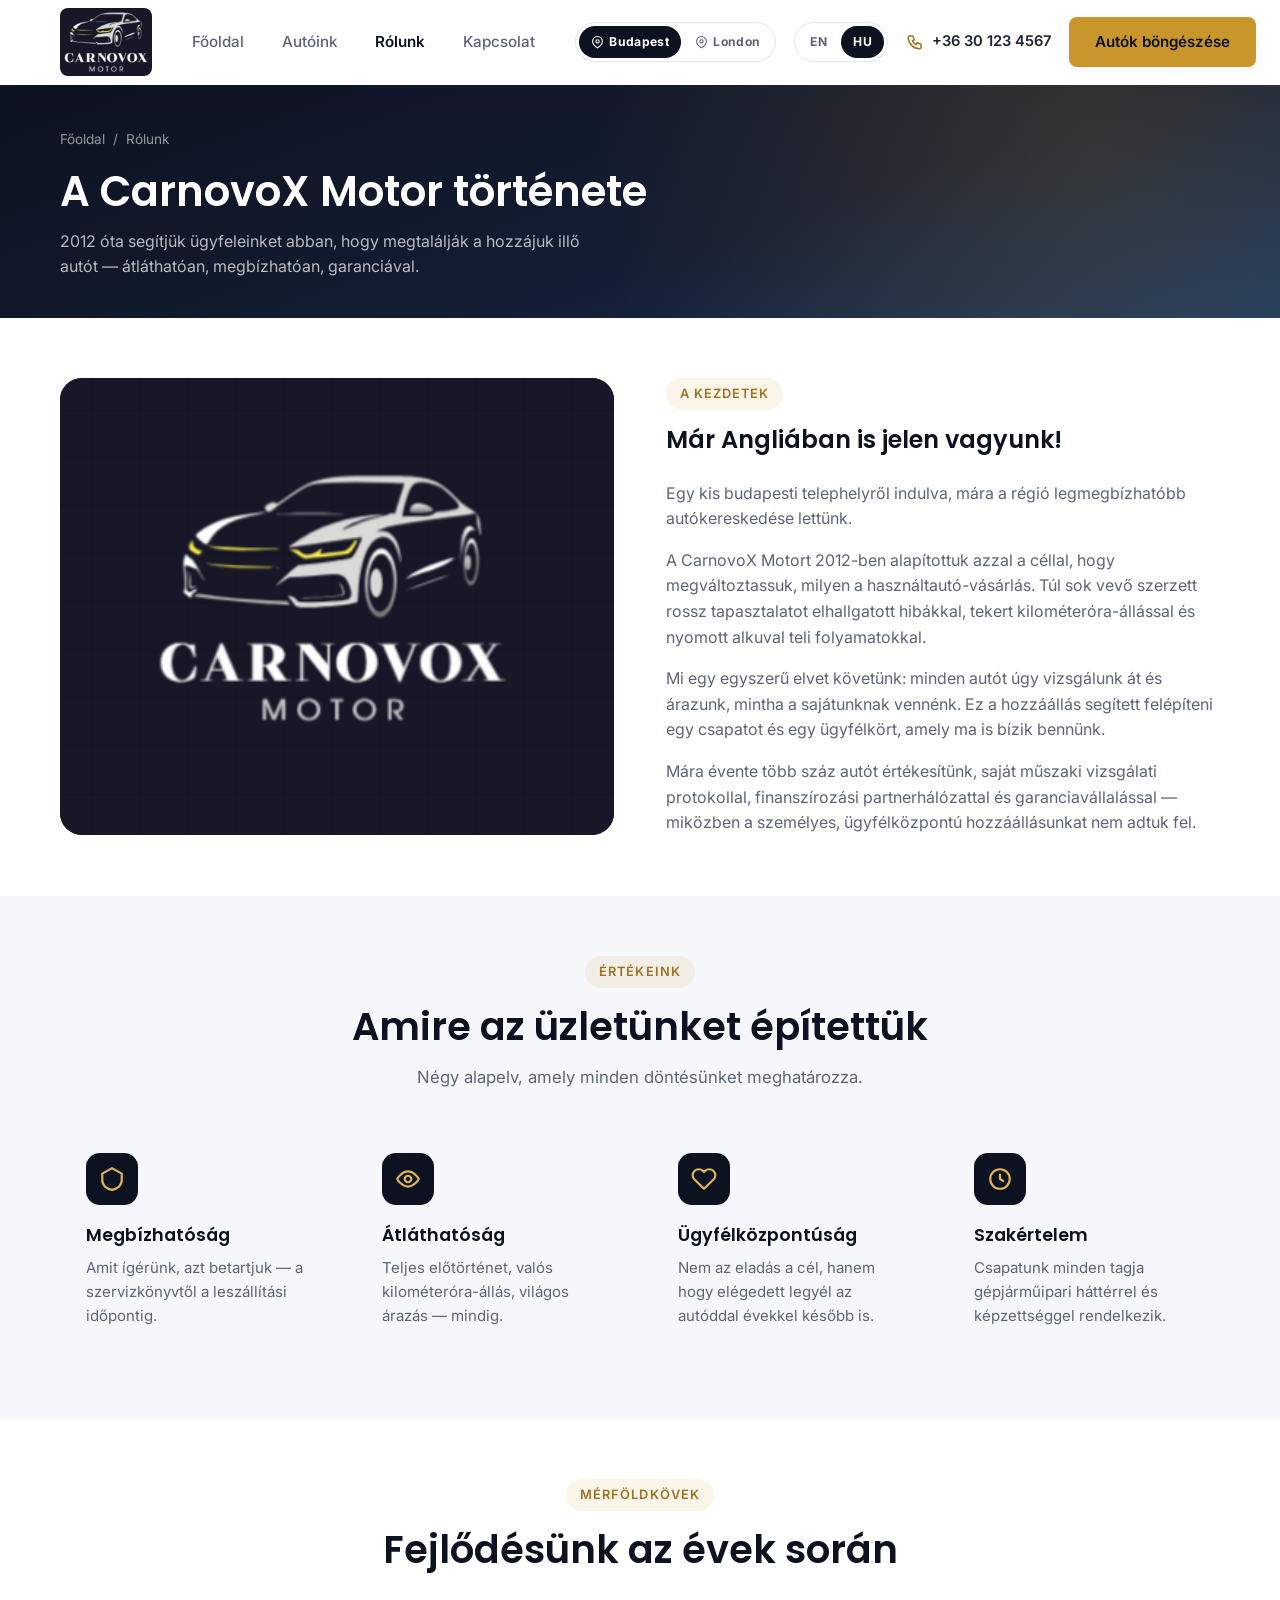
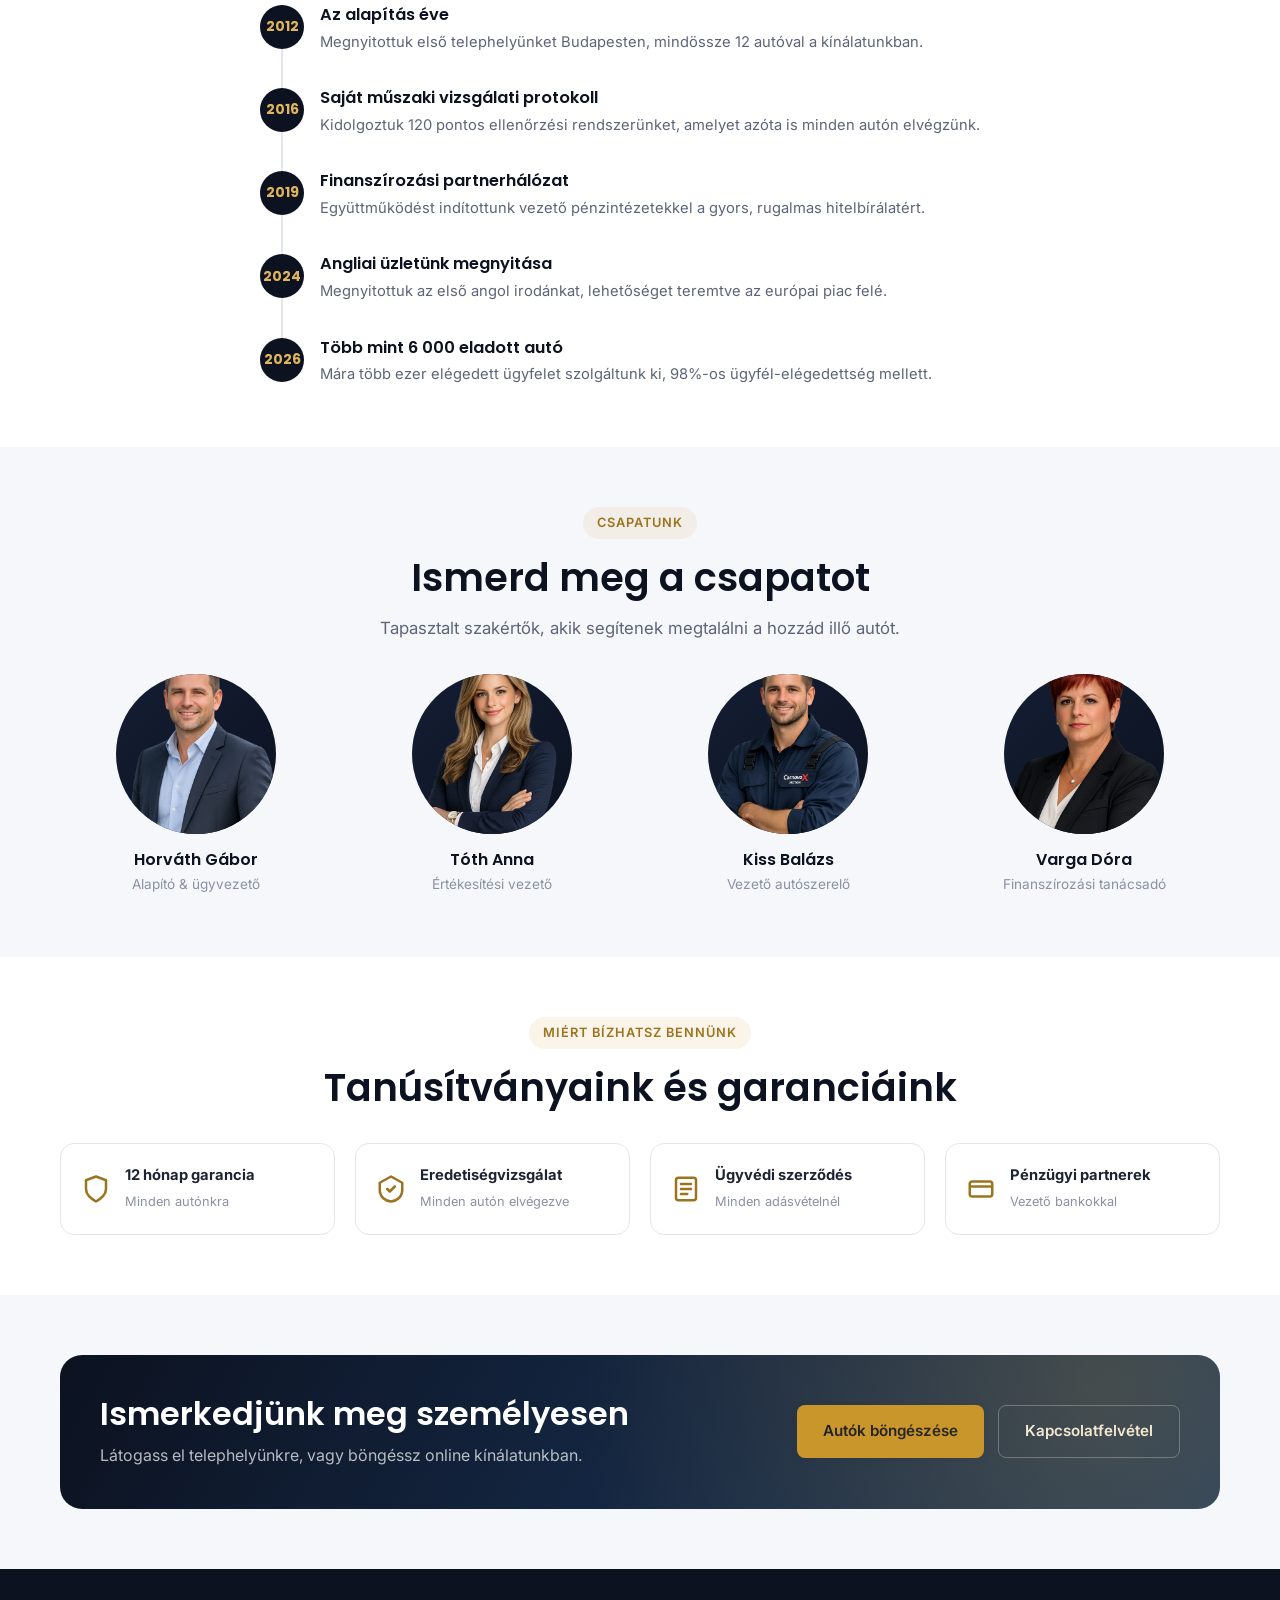
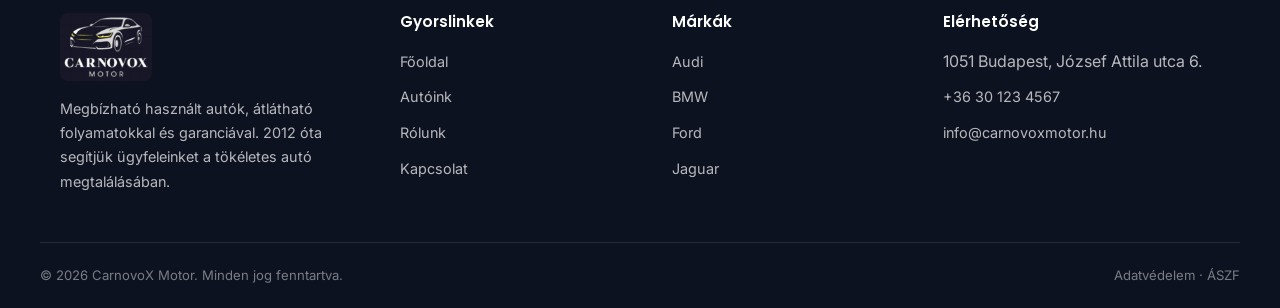
<file: about.html>
<!DOCTYPE html>
<html lang="hu">
<head>
<meta charset="UTF-8">
<meta name="viewport" content="width=device-width, initial-scale=1.0">
<title data-i18n-title="title_about">Rólunk | CarnovoX Motor</title>
<meta name="description" id="metaDesc" data-i18n-content="desc_about" content="Ismerd meg a CarnovoX Motor történetét, csapatát és értékeit.">
<link rel="icon" href="data:image/svg+xml,%3Csvg xmlns='http://www.w3.org/2000/svg' viewBox='0 0 64 64'%3E%3Crect width='64' height='64' rx='14' fill='%230c1220'/%3E%3Ctext x='32' y='45' font-family='Georgia, Times, serif' font-weight='700' font-size='38' fill='%23c9962c' text-anchor='middle'%3EC%3C/text%3E%3C/svg%3E">
<link rel="preconnect" href="https://fonts.googleapis.com">
<link rel="preconnect" href="https://fonts.gstatic.com" crossorigin>
<link href="https://fonts.googleapis.com/css2?family=Inter:wght@400;500;600;700&family=Poppins:wght@600;700&display=swap" rel="stylesheet">
<link rel="stylesheet" href="assets/css/style.css">
</head>
<body>

<header class="site-header" id="siteHeader">
  <div class="container header-inner">
    <a href="index.html" class="logo">
      <img src="assets/images/logo-crop.png" alt="CarnovoX Motor" class="site-logo-img">
    </a>
    <nav class="main-nav" id="mainNav">
      <a href="index.html" class="nav-link" data-i18n="nav_home">Főoldal</a>
      <a href="cars.html" class="nav-link" data-i18n="nav_cars">Autóink</a>
      <a href="about.html" class="nav-link active" data-i18n="nav_about">Rólunk</a>
      <a href="index.html#contact" class="nav-link" data-i18n="nav_contact">Kapcsolat</a>
    </nav>
    <div class="header-actions">
      <div class="store-switch" role="group" data-i18n-aria="store_switch_aria" aria-label="Telephely választása">
        <button type="button" class="store-btn" data-store="hu" data-i18n-aria="store_hu_label" aria-label="Magyarország">
          <svg viewBox="0 0 24 24" fill="none" stroke="currentColor" stroke-width="2"><path d="M21 10c0 6-9 12-9 12S3 16 3 10a9 9 0 0 1 18 0Z" stroke-linejoin="round"/><circle cx="12" cy="10" r="3"/></svg>
          Budapest
        </button>
        <button type="button" class="store-btn" data-store="uk" data-i18n-aria="store_uk_label" aria-label="United Kingdom">
          <svg viewBox="0 0 24 24" fill="none" stroke="currentColor" stroke-width="2"><path d="M21 10c0 6-9 12-9 12S3 16 3 10a9 9 0 0 1 18 0Z" stroke-linejoin="round"/><circle cx="12" cy="10" r="3"/></svg>
          London
        </button>
      </div>
      <div class="lang-switch" role="group" aria-label="Nyelv / Language">
        <button type="button" class="lang-btn" data-lang="en">EN</button>
        <button type="button" class="lang-btn" data-lang="hu">HU</button>
      </div>
      <a href="tel:+36301234567" data-store-href="phoneHref" class="header-phone">
        <svg viewBox="0 0 24 24" fill="none" stroke="currentColor" stroke-width="2"><path d="M5 4h4l2 5-2.5 1.5a11 11 0 0 0 5 5L15 13l5 2v4a2 2 0 0 1-2 2c-8 0-15-7-15-15a2 2 0 0 1 2-2Z" stroke-linecap="round" stroke-linejoin="round"/></svg>
        <span data-store="phoneDisplay">+36 30 123 4567</span>
      </a>
      <a href="cars.html" class="btn btn-primary" data-i18n="btn_browse_header">Autók böngészése</a>
      <button class="nav-toggle" id="navToggle" data-i18n-aria="aria_menu_toggle" aria-label="Menü megnyitása" aria-expanded="false">
        <span></span><span></span><span></span>
      </button>
    </div>
  </div>
</header>

<main>

  <section class="page-banner">
    <div class="container">
      <div class="breadcrumb"><a href="index.html" data-i18n="breadcrumb_home">Főoldal</a> / <span data-i18n="breadcrumb_about">Rólunk</span></div>
      <h1 data-i18n="page_about_title">A CarnovoX Motor története</h1>
      <p data-i18n="page_about_desc">2012 óta segítjük ügyfeleinket abban, hogy megtalálják a hozzájuk illő autót — átláthatóan, megbízhatóan, garanciával.</p>
    </div>
  </section>

  <!-- STORY -->
  <section>
    <div class="container story-grid">
      <div class="story-media reveal">
        <img src="assets/images/logo.png" alt="CarnovoX Motor telephely" loading="lazy" onerror="this.remove()">
      </div>
      <div class="story-copy reveal">
        <span class="section-tag" data-i18n="story_tag">A kezdetek</span>
        <h2 data-i18n="story_title">Már Angliában is jelen vagyunk!</h2><br>
        <p data-i18n="story_title1">Egy kis budapesti telephelyről indulva, mára a régió legmegbízhatóbb autókereskedése lettünk.</p>
        <p data-i18n="story_p1">A CarnovoX Motort 2012-ben alapítottuk azzal a céllal, hogy megváltoztassuk, milyen a használtautó-vásárlás. Túl sok vevő szerzett rossz tapasztalatot elhallgatott hibákkal, tekert kilométeróra-állással és nyomott alkuval teli folyamatokkal.</p>
        <p data-i18n="story_p2">Mi egy egyszerű elvet követünk: minden autót úgy vizsgálunk át és árazunk, mintha a sajátunknak vennénk. Ez a hozzáállás segített felépíteni egy csapatot és egy ügyfélkört, amely ma is bízik bennünk.</p>
        <p data-i18n="story_p3">Mára évente több száz autót értékesítünk, saját műszaki vizsgálati protokollal, finanszírozási partnerhálózattal és garanciavállalással — miközben a személyes, ügyfélközpontú hozzáállásunkat nem adtuk fel.</p>
      </div>
    </div>
  </section>

  <!-- VALUES -->
  <section class="bg-alt">
    <div class="container">
      <div class="section-head center">
        <span class="section-tag" data-i18n="values_tag">Értékeink</span>
        <h2 data-i18n="values_title">Amire az üzletünket építettük</h2>
        <p data-i18n="values_desc">Négy alapelv, amely minden döntésünket meghatározza.</p>
      </div>
      <div class="values-grid">
        <div class="feature-card reveal">
          <div class="feature-icon"><svg viewBox="0 0 24 24" fill="none" stroke="currentColor" stroke-width="2"><path d="M12 2 3 7v6c0 5 4 8.5 9 9 5-.5 9-4 9-9V7l-9-5Z" stroke-linejoin="round"/></svg></div>
          <h3 data-i18n="value1_title">Megbízhatóság</h3>
          <p data-i18n="value1_desc">Amit ígérünk, azt betartjuk — a szervizkönyvtől a leszállítási időpontig.</p>
        </div>
        <div class="feature-card reveal">
          <div class="feature-icon"><svg viewBox="0 0 24 24" fill="none" stroke="currentColor" stroke-width="2"><circle cx="12" cy="12" r="3"/><path d="M2 12s4-7 10-7 10 7 10 7-4 7-10 7-10-7-10-7Z" stroke-linejoin="round"/></svg></div>
          <h3 data-i18n="value2_title">Átláthatóság</h3>
          <p data-i18n="value2_desc">Teljes előtörténet, valós kilométeróra-állás, világos árazás — mindig.</p>
        </div>
        <div class="feature-card reveal">
          <div class="feature-icon"><svg viewBox="0 0 24 24" fill="none" stroke="currentColor" stroke-width="2"><path d="M20.8 4.6a5.5 5.5 0 0 0-7.8 0L12 5.6l-1-1a5.5 5.5 0 1 0-7.8 7.8l1 1L12 21l7.8-7.6 1-1a5.5 5.5 0 0 0 0-7.8Z" stroke-linejoin="round"/></svg></div>
          <h3 data-i18n="value3_title">Ügyfélközpontúság</h3>
          <p data-i18n="value3_desc">Nem az eladás a cél, hanem hogy elégedett legyél az autóddal évekkel később is.</p>
        </div>
        <div class="feature-card reveal">
          <div class="feature-icon"><svg viewBox="0 0 24 24" fill="none" stroke="currentColor" stroke-width="2"><path d="M12 8v4l3 2" stroke-linecap="round" stroke-linejoin="round"/><circle cx="12" cy="12" r="9"/></svg></div>
          <h3 data-i18n="value4_title">Szakértelem</h3>
          <p data-i18n="value4_desc">Csapatunk minden tagja gépjárműipari háttérrel és képzettséggel rendelkezik.</p>
        </div>
      </div>
    </div>
  </section>

  <!-- TIMELINE -->
  <section>
    <div class="container">
      <div class="section-head center">
        <span class="section-tag" data-i18n="milestones_tag">Mérföldkövek</span>
        <h2 data-i18n="milestones_title">Fejlődésünk az évek során</h2>
      </div>
      <div class="timeline">
        <div class="timeline-item reveal">
          <div class="timeline-dot">2012</div>
          <h3 data-i18n="timeline1_title">Az alapítás éve</h3>
          <p data-i18n="timeline1_desc">Megnyitottuk első telephelyünket Budapesten, mindössze 12 autóval a kínálatunkban.</p>
        </div>
        <div class="timeline-item reveal">
          <div class="timeline-dot">2016</div>
          <h3 data-i18n="timeline2_title">Saját műszaki vizsgálati protokoll</h3>
          <p data-i18n="timeline2_desc">Kidolgoztuk 120 pontos ellenőrzési rendszerünket, amelyet azóta is minden autón elvégzünk.</p>
        </div>
        <div class="timeline-item reveal">
          <div class="timeline-dot">2019</div>
          <h3 data-i18n="timeline3_title">Finanszírozási partnerhálózat</h3>
          <p data-i18n="timeline3_desc">Együttműködést indítottunk vezető pénzintézetekkel a gyors, rugalmas hitelbírálatért.</p>
        </div>
        <div class="timeline-item reveal">
          <div class="timeline-dot">2024</div>
          <h3 data-i18n="timeline4_title">Angliai üzletünk megnyitása</h3>
          <p data-i18n="timeline4_desc">Megnyitottuk az első angol irodánkat, lehetőséget teremtve az európai piac felé.</p>
        </div>
        <div class="timeline-item reveal">
          <div class="timeline-dot">2026</div>
          <h3 data-i18n="timeline5_title">Több mint 6 000 eladott autó</h3>
          <p data-i18n="timeline5_desc">Mára több ezer elégedett ügyfelet szolgáltunk ki, 98%-os ügyfél-elégedettség mellett.</p>
        </div>
      </div>
    </div>
  </section>

  <!-- TEAM -->
  <section class="bg-alt">
    <div class="container">
      <div class="section-head center">
        <span class="section-tag" data-i18n="team_tag">Csapatunk</span>
        <h2 data-i18n="team_title">Ismerd meg a csapatot</h2>
        <p data-i18n="team_desc">Tapasztalt szakértők, akik segítenek megtalálni a hozzád illő autót.</p>
      </div>
      <div class="team-grid" id="teamGrid"></div>
    </div>
  </section>

  <!-- TRUST BADGES -->
  <section>
    <div class="container">
      <div class="section-head center">
        <span class="section-tag" data-i18n="badges_tag">Miért bízhatsz bennünk</span>
        <h2 data-i18n="badges_title">Tanúsítványaink és garanciáink</h2>
      </div>
      <div class="badges-grid">
        <div class="badge-card reveal">
          <svg viewBox="0 0 24 24" fill="none" stroke="currentColor" stroke-width="2"><path d="M12 22s8-4 8-10V5l-8-3-8 3v7c0 6 8 10 8 10Z" stroke-linejoin="round"/></svg>
          <div><strong data-i18n="badge1_title">12 hónap garancia</strong><span data-i18n="badge1_sub">Minden autónkra</span></div>
        </div>
        <div class="badge-card reveal">
          <svg viewBox="0 0 24 24" fill="none" stroke="currentColor" stroke-width="2"><path d="M12 2 3 7v6c0 5 4 8.5 9 9 5-.5 9-4 9-9V7l-9-5Z" stroke-linejoin="round"/><path d="m9 12 2 2 4-4" stroke-linecap="round" stroke-linejoin="round"/></svg>
          <div><strong data-i18n="badge2_title">Eredetiségvizsgálat</strong><span data-i18n="badge2_sub">Minden autón elvégezve</span></div>
        </div>
        <div class="badge-card reveal">
          <svg viewBox="0 0 24 24" fill="none" stroke="currentColor" stroke-width="2"><rect x="4" y="3" width="16" height="18" rx="2"/><path d="M8 8h8M8 12h8M8 16h5" stroke-linecap="round"/></svg>
          <div><strong data-i18n="badge3_title">Ügyvédi szerződés</strong><span data-i18n="badge3_sub">Minden adásvételnél</span></div>
        </div>
        <div class="badge-card reveal">
          <svg viewBox="0 0 24 24" fill="none" stroke="currentColor" stroke-width="2"><rect x="3" y="6" width="18" height="12" rx="2"/><path d="M3 10h18"/></svg>
          <div><strong data-i18n="badge4_title">Pénzügyi partnerek</strong><span data-i18n="badge4_sub">Vezető bankokkal</span></div>
        </div>
      </div>
    </div>
  </section>

  <!-- CTA -->
  <section class="bg-alt">
    <div class="container">
      <div class="cta-banner reveal">
        <div>
          <h2 data-i18n="cta_about_title">Ismerkedjünk meg személyesen</h2>
          <p data-i18n="cta_about_desc">Látogass el telephelyünkre, vagy böngéssz online kínálatunkban.</p>
        </div>
        <div class="cta-banner-actions">
          <a href="cars.html" class="btn btn-primary" data-i18n="btn_browse_header">Autók böngészése</a>
          <a href="index.html#contact" class="btn btn-outline-light" data-i18n="cta_home_btn2">Kapcsolatfelvétel</a>
        </div>
      </div>
    </div>
  </section>

</main>

<footer class="site-footer">
  <div class="container footer-grid">
    <div class="footer-col">
      <div class="footer-brand-row">
        <img src="assets/images/logo-crop.png" alt="CarnovoX Motor" class="site-logo-img">
      </div>
      <p data-i18n="footer_about">Megbízható használt autók, átlátható folyamatokkal és garanciával.</p>
    </div>
    <div class="footer-col">
      <h4 data-i18n="footer_quicklinks">Gyorslinkek</h4>
      <ul class="footer-links">
        <li><a href="index.html" data-i18n="nav_home">Főoldal</a></li>
        <li><a href="cars.html" data-i18n="nav_cars">Autóink</a></li>
        <li><a href="about.html" data-i18n="nav_about">Rólunk</a></li>
        <li><a href="index.html#contact" data-i18n="nav_contact">Kapcsolat</a></li>
      </ul>
    </div>
    <div class="footer-col">
      <h4 data-i18n="footer_brands">Márkák</h4>
      <ul class="footer-links js-footer-brands"></ul>
    </div>
    <div class="footer-col">
      <h4 data-i18n="footer_contact">Elérhetőség</h4>
      <ul class="footer-links">
        <li data-store="address">1051 Budapest, József Attila utca 6.</li>
        <li><a href="tel:+36301234567" data-store-href="phoneHref" data-store="phoneDisplay">+36 30 123 4567</a></li>
        <li><a href="mailto:info@carnovoxmotor.hu" data-store-href="emailHref" data-store="emailDisplay">info@carnovoxmotor.hu</a></li>
      </ul>
    </div>
  </div>
  <div class="container footer-bottom">
    <span>&copy; <span id="year"></span> CarnovoX Motor. <span data-i18n="footer_rights">Minden jog fenntartva.</span></span>
    <span><a href="#" data-i18n="footer_privacy">Adatvédelem</a> · <a href="#" data-i18n="footer_terms">ÁSZF</a></span>
  </div>
</footer>

<button class="back-to-top" id="backToTop" aria-label="Vissza a tetejére">
  <svg viewBox="0 0 24 24" fill="none" stroke="currentColor" stroke-width="2"><path d="M12 19V5M5 12l7-7 7 7" stroke-linecap="round" stroke-linejoin="round"/></svg>
</button>

<script src="assets/js/app.js"></script>
</body>
</html>
</file>
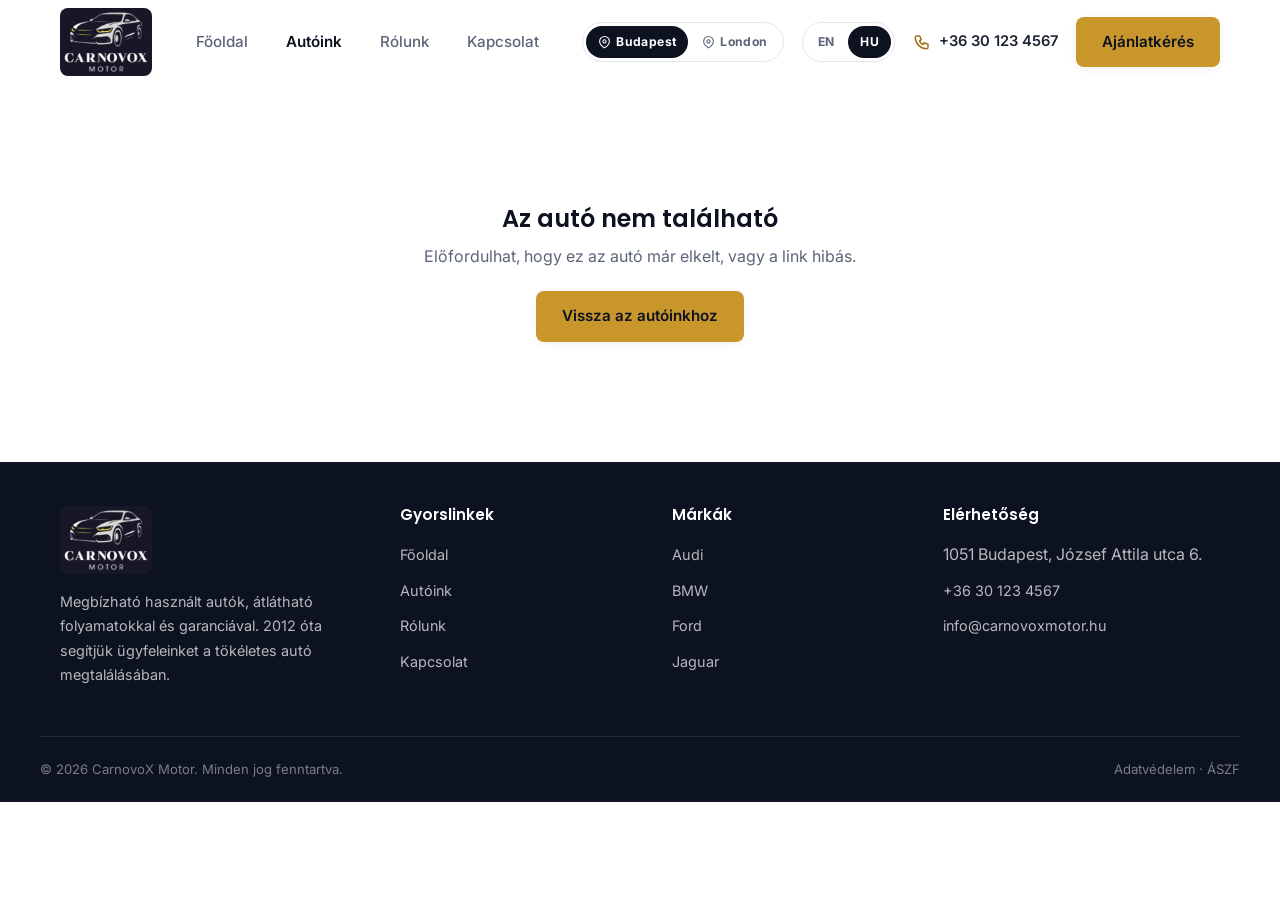
<file: car.html>
<!DOCTYPE html>
<html lang="hu">
<head>
<meta charset="UTF-8">
<meta name="viewport" content="width=device-width, initial-scale=1.0">
<title id="carPageTitle">Autó részletei | CarnovoX Motor</title>
<meta name="description" id="metaDesc" content="Részletes autóinformációk a CarnovoX Motor kínálatából.">
<link rel="icon" href="data:image/svg+xml,%3Csvg xmlns='http://www.w3.org/2000/svg' viewBox='0 0 64 64'%3E%3Crect width='64' height='64' rx='14' fill='%230c1220'/%3E%3Ctext x='32' y='45' font-family='Georgia, Times, serif' font-weight='700' font-size='38' fill='%23c9962c' text-anchor='middle'%3EC%3C/text%3E%3C/svg%3E">
<link rel="preconnect" href="https://fonts.googleapis.com">
<link rel="preconnect" href="https://fonts.gstatic.com" crossorigin>
<link href="https://fonts.googleapis.com/css2?family=Inter:wght@400;500;600;700&family=Poppins:wght@600;700&display=swap" rel="stylesheet">
<link rel="stylesheet" href="assets/css/style.css">
</head>
<body>

<header class="site-header" id="siteHeader">
  <div class="container header-inner">
    <a href="index.html" class="logo">
      <img src="assets/images/logo-crop.png" alt="CarnovoX Motor" class="site-logo-img">
    </a>
    <nav class="main-nav" id="mainNav">
      <a href="index.html" class="nav-link" data-i18n="nav_home">Főoldal</a>
      <a href="cars.html" class="nav-link active" data-i18n="nav_cars">Autóink</a>
      <a href="about.html" class="nav-link" data-i18n="nav_about">Rólunk</a>
      <a href="index.html#contact" class="nav-link" data-i18n="nav_contact">Kapcsolat</a>
    </nav>
    <div class="header-actions">
      <div class="store-switch" role="group" data-i18n-aria="store_switch_aria" aria-label="Telephely választása">
        <button type="button" class="store-btn" data-store="hu" data-i18n-aria="store_hu_label" aria-label="Magyarország">
          <svg viewBox="0 0 24 24" fill="none" stroke="currentColor" stroke-width="2"><path d="M21 10c0 6-9 12-9 12S3 16 3 10a9 9 0 0 1 18 0Z" stroke-linejoin="round"/><circle cx="12" cy="10" r="3"/></svg>
          Budapest
        </button>
        <button type="button" class="store-btn" data-store="uk" data-i18n-aria="store_uk_label" aria-label="United Kingdom">
          <svg viewBox="0 0 24 24" fill="none" stroke="currentColor" stroke-width="2"><path d="M21 10c0 6-9 12-9 12S3 16 3 10a9 9 0 0 1 18 0Z" stroke-linejoin="round"/><circle cx="12" cy="10" r="3"/></svg>
          London
        </button>
      </div>
      <div class="lang-switch" role="group" aria-label="Nyelv / Language">
        <button type="button" class="lang-btn" data-lang="en">EN</button>
        <button type="button" class="lang-btn" data-lang="hu">HU</button>
      </div>
      <a href="tel:+36301234567" data-store-href="phoneHref" class="header-phone">
        <svg viewBox="0 0 24 24" fill="none" stroke="currentColor" stroke-width="2"><path d="M5 4h4l2 5-2.5 1.5a11 11 0 0 0 5 5L15 13l5 2v4a2 2 0 0 1-2 2c-8 0-15-7-15-15a2 2 0 0 1 2-2Z" stroke-linecap="round" stroke-linejoin="round"/></svg>
        <span data-store="phoneDisplay">+36 30 123 4567</span>
      </a>
      <a href="index.html#contact" class="btn btn-primary" data-i18n="btn_get_quote_header">Ajánlatkérés</a>
      <button class="nav-toggle" id="navToggle" data-i18n-aria="aria_menu_toggle" aria-label="Menü megnyitása" aria-expanded="false">
        <span></span><span></span><span></span>
      </button>
    </div>
  </div>
</header>

<main>

  <section class="page-banner">
    <div class="container">
      <div class="breadcrumb">
        <a href="index.html" data-i18n="breadcrumb_home">Főoldal</a> / <a href="cars.html" data-i18n="breadcrumb_cars">Autóink</a> / <span id="carBreadcrumbModel"></span>
      </div>
      <h1 id="carDetailTitle"></h1>
      <p id="carDetailYearKm"></p>
    </div>
  </section>

  <section>
    <div class="container">
      <div class="car-detail-grid" id="carDetailRoot"></div>
      <div class="car-not-found" id="carNotFound" style="display:none">
        <h2 data-i18n="car_not_found_title">Az autó nem található</h2>
        <p data-i18n="car_not_found_desc">Előfordulhat, hogy ez az autó már elkelt, vagy a link hibás.</p>
        <a href="cars.html" class="btn btn-primary" data-i18n="car_not_found_link">Vissza az autóinkhoz</a>
      </div>
    </div>
  </section>

</main>

<footer class="site-footer">
  <div class="container footer-grid">
    <div class="footer-col">
      <div class="footer-brand-row">
        <img src="assets/images/logo-crop.png" alt="CarnovoX Motor" class="site-logo-img">
      </div>
      <p data-i18n="footer_about">Megbízható használt autók, átlátható folyamatokkal és garanciával.</p>
    </div>
    <div class="footer-col">
      <h4 data-i18n="footer_quicklinks">Gyorslinkek</h4>
      <ul class="footer-links">
        <li><a href="index.html" data-i18n="nav_home">Főoldal</a></li>
        <li><a href="cars.html" data-i18n="nav_cars">Autóink</a></li>
        <li><a href="about.html" data-i18n="nav_about">Rólunk</a></li>
        <li><a href="index.html#contact" data-i18n="nav_contact">Kapcsolat</a></li>
      </ul>
    </div>
    <div class="footer-col">
      <h4 data-i18n="footer_brands">Márkák</h4>
      <ul class="footer-links js-footer-brands"></ul>
    </div>
    <div class="footer-col">
      <h4 data-i18n="footer_contact">Elérhetőség</h4>
      <ul class="footer-links">
        <li data-store="address">1051 Budapest, József Attila utca 6.</li>
        <li><a href="tel:+36301234567" data-store-href="phoneHref" data-store="phoneDisplay">+36 30 123 4567</a></li>
        <li><a href="mailto:info@carnovoxmotor.hu" data-store-href="emailHref" data-store="emailDisplay">info@carnovoxmotor.hu</a></li>
      </ul>
    </div>
  </div>
  <div class="container footer-bottom">
    <span>&copy; <span id="year"></span> CarnovoX Motor. <span data-i18n="footer_rights">Minden jog fenntartva.</span></span>
    <span><a href="#" data-i18n="footer_privacy">Adatvédelem</a> · <a href="#" data-i18n="footer_terms">ÁSZF</a></span>
  </div>
</footer>

<button class="back-to-top" id="backToTop" aria-label="Vissza a tetejére">
  <svg viewBox="0 0 24 24" fill="none" stroke="currentColor" stroke-width="2"><path d="M12 19V5M5 12l7-7 7 7" stroke-linecap="round" stroke-linejoin="round"/></svg>
</button>

<script src="assets/js/app.js"></script>
</body>
</html>
</file>
<file: assets/css/style.css>
/* =========================================================
   CarnovoX Motor — Design System & Layout
   ========================================================= */

:root {
  /* Colors */
  --c-bg: #ffffff;
  --c-bg-alt: #f6f7fb;
  --c-bg-soft: #eef0f5;
  --c-dark: #0c1220;
  --c-dark-2: #141d33;
  --c-dark-3: #1c2842;
  --c-text: #1c2431;
  --c-text-muted: #5c6577;
  --c-text-soft: #8992a3;
  --c-border: #e3e6ed;
  --c-accent: #c9962c;
  --c-accent-light: #e0b45a;
  --c-accent-dark: #9c7420;
  --c-blue: #1b3a63;
  --c-success: #1f9d55;
  --c-white: #ffffff;

  /* Typography */
  --f-heading: "Poppins", "Segoe UI", sans-serif;
  --f-body: "Inter", "Segoe UI", sans-serif;

  /* Spacing / Shape */
  --radius-sm: 8px;
  --radius-md: 14px;
  --radius-lg: 22px;
  --shadow-sm: 0 2px 8px rgba(12, 18, 32, 0.06);
  --shadow-md: 0 12px 28px rgba(12, 18, 32, 0.10);
  --shadow-lg: 0 24px 60px rgba(12, 18, 32, 0.18);
  --container-w: 1200px;
  --transition: 200ms ease;
}

/* ---------- Reset ---------- */
*, *::before, *::after { box-sizing: border-box; }
html { scroll-behavior: smooth; }
body, h1, h2, h3, h4, p, figure, ul, ol { margin: 0; }
ul, ol { padding: 0; list-style: none; }
img { max-width: 100%; display: block; }
a { text-decoration: none; color: inherit; }
button { font: inherit; cursor: pointer; border: none; background: none; }
input, select, textarea { font: inherit; color: inherit; }
svg { display: block; }

body {
  font-family: var(--f-body);
  color: var(--c-text);
  background: var(--c-bg);
  line-height: 1.6;
  -webkit-font-smoothing: antialiased;
}

h1, h2, h3, h4 {
  font-family: var(--f-heading);
  color: var(--c-dark);
  line-height: 1.2;
  font-weight: 600;
}

.container {
  width: 100%;
  max-width: var(--container-w);
  margin: 0 auto;
  padding: 0 20px;
}

.accent { color: var(--c-accent); }

section { padding: 60px 0; }
@media (max-width: 768px) {
  section { padding: 40px 0; }
}

.section-tag {
  display: inline-flex;
  align-items: center;
  gap: 8px;
  font-size: 0.8rem;
  font-weight: 600;
  letter-spacing: 0.08em;
  text-transform: uppercase;
  color: var(--c-accent-dark);
  background: rgba(201, 150, 44, 0.1);
  padding: 6px 14px;
  border-radius: 999px;
  margin-bottom: 16px;
}

.section-head {
  max-width: 640px;
  margin-bottom: 32px;
}
.section-head.center { margin-left: auto; margin-right: auto; text-align: center; }
.section-head h2 { font-size: clamp(1.7rem, 3vw, 2.4rem); margin-bottom: 14px; }
.section-head p { color: var(--c-text-muted); font-size: 1.05rem; }
.store-note {
  margin-top: 10px;
  font-size: 0.9rem;
  color: var(--c-text-soft);
}

.section-foot {
  margin-top: 28px;
  display: flex;
  justify-content: center;
}

/* ---------- Buttons ---------- */
.btn {
  display: inline-flex;
  align-items: center;
  justify-content: center;
  gap: 8px;
  padding: 13px 26px;
  border-radius: var(--radius-sm);
  font-weight: 600;
  font-size: 0.95rem;
  transition: transform var(--transition), box-shadow var(--transition), background var(--transition), color var(--transition), border-color var(--transition);
  white-space: nowrap;
}
.btn-primary {
  background: var(--c-accent);
  color: var(--c-dark);
  box-shadow: var(--shadow-sm);
}
.btn-primary:hover { background: var(--c-accent-light); transform: translateY(-2px); box-shadow: var(--shadow-md); }
.btn-dark {
  background: var(--c-dark);
  color: var(--c-white);
}
.btn-dark:hover { background: var(--c-dark-2); transform: translateY(-2px); }
.btn-outline {
  background: transparent;
  border: 1.5px solid var(--c-border);
  color: var(--c-text);
}
.btn-outline:hover { border-color: var(--c-dark); background: var(--c-bg-alt); }
.btn-outline-light {
  background: transparent;
  border: 1.5px solid rgba(255,255,255,0.3);
  color: var(--c-white);
}
.btn-outline-light:hover { background: rgba(255,255,255,0.1); border-color: rgba(255,255,255,0.6); }
.btn-block { width: 100%; }
.btn-sm { padding: 9px 16px; font-size: 0.85rem; }
.btn[disabled] { opacity: 0.5; cursor: not-allowed; }

/* ---------- Header ---------- */
.site-header {
  position: sticky;
  top: 0;
  z-index: 200;
  background: rgba(255, 255, 255, 0.85);
  backdrop-filter: blur(10px);
  border-bottom: 1px solid transparent;
  transition: border-color var(--transition), box-shadow var(--transition), background var(--transition);
}
.site-header.scrolled {
  border-color: var(--c-border);
  box-shadow: var(--shadow-sm);
  background: rgba(255, 255, 255, 0.96);
}
.header-inner {
  display: flex;
  align-items: center;
  justify-content: space-between;
  gap: 24px;
  height: 84px;
}
.logo {
  display: flex;
  align-items: center;
  gap: 10px;
  font-family: var(--f-heading);
  font-weight: 700;
  font-size: 1.25rem;
  color: var(--c-dark);
  flex-shrink: 0;
}
.site-logo-img {
  height: clamp(44px, 6vw + 24px, 68px);
  width: auto;
  border-radius: 8px;
  display: block;
  flex-shrink: 0;
  image-rendering: -webkit-optimize-contrast;
}

.main-nav {
  display: flex;
  align-items: center;
  gap: 6px;
}
.nav-link {
  padding: 10px 16px;
  border-radius: var(--radius-sm);
  font-weight: 500;
  font-size: 0.95rem;
  color: var(--c-text-muted);
  transition: color var(--transition), background var(--transition);
}
.nav-link:hover { color: var(--c-dark); background: var(--c-bg-alt); }
.nav-link.active { color: var(--c-dark); font-weight: 600; }

.header-actions { display: flex; align-items: center; gap: 18px; flex-shrink: 0; }
.header-phone {
  display: flex;
  align-items: center;
  gap: 8px;
  font-weight: 600;
  font-size: 0.92rem;
  color: var(--c-text);
}
.header-phone svg { width: 18px; height: 18px; color: var(--c-accent-dark); }

.lang-switch {
  display: flex;
  border: 1px solid var(--c-border);
  border-radius: 999px;
  padding: 3px;
  gap: 2px;
  flex-shrink: 0;
}
.lang-btn {
  padding: 6px 12px;
  border-radius: 999px;
  font-size: 0.76rem;
  font-weight: 700;
  letter-spacing: 0.03em;
  color: var(--c-text-muted);
  transition: background var(--transition), color var(--transition);
}
.lang-btn.active { background: var(--c-dark); color: var(--c-white); }
.lang-btn:not(.active):hover { background: var(--c-bg-alt); color: var(--c-text); }

.store-switch {
  display: flex;
  border: 1px solid var(--c-border);
  border-radius: 999px;
  padding: 3px;
  gap: 2px;
  flex-shrink: 0;
}
.store-btn {
  display: flex;
  align-items: center;
  gap: 5px;
  padding: 6px 12px;
  border-radius: 999px;
  font-size: 0.76rem;
  font-weight: 700;
  letter-spacing: 0.03em;
  color: var(--c-text-muted);
  transition: background var(--transition), color var(--transition);
}
.store-btn svg { width: 13px; height: 13px; flex-shrink: 0; }
.store-btn.active { background: var(--c-dark); color: var(--c-white); }
.store-btn:not(.active):hover { background: var(--c-bg-alt); color: var(--c-text); }

.nav-toggle {
  display: none;
  flex-direction: column;
  gap: 5px;
  width: 30px;
  padding: 4px;
}
.nav-toggle span {
  height: 2px;
  width: 100%;
  background: var(--c-dark);
  border-radius: 2px;
  transition: transform var(--transition), opacity var(--transition);
}
.nav-toggle.open span:nth-child(1) { transform: translateY(7px) rotate(45deg); }
.nav-toggle.open span:nth-child(2) { opacity: 0; }
.nav-toggle.open span:nth-child(3) { transform: translateY(-7px) rotate(-45deg); }

@media (max-width: 900px) {
  .header-phone { display: none; }
  .nav-toggle { display: flex; }
  .header-inner { gap: 10px; }
}
@media (max-width: 560px) {
  .header-actions { gap: 10px; }
  .header-actions .btn-primary { display: none; }
  .lang-btn { padding: 5px 9px; font-size: 0.7rem; }
  .store-btn { padding: 5px 9px; font-size: 0.68rem; }
}
@media (max-width: 900px) {
  .main-nav {
    position: fixed;
    inset: 84px 0 auto 0;
    background: var(--c-white);
    flex-direction: column;
    align-items: stretch;
    padding: 12px;
    box-shadow: var(--shadow-md);
    border-bottom: 1px solid var(--c-border);
    transform: translateY(-8px);
    opacity: 0;
    pointer-events: none;
    transition: transform var(--transition), opacity var(--transition);
  }
  .main-nav.open { transform: translateY(0); opacity: 1; pointer-events: auto; }
  .nav-link { padding: 14px 16px; }
}

/* ---------- Hero ---------- */
.hero {
  position: relative;
  background: linear-gradient(160deg, var(--c-dark) 0%, var(--c-dark-2) 55%, var(--c-blue) 100%);
  color: var(--c-white);
  overflow: hidden;
  padding: 60px 0 48px;
}
.hero::before {
  content: "";
  position: absolute;
  inset: 0;
  background-image:
    radial-gradient(circle at 82% 18%, rgba(201, 150, 44, 0.20), transparent 45%),
    radial-gradient(circle at 15% 85%, rgba(201, 150, 44, 0.12), transparent 40%);
  pointer-events: none;
}
.hero-grid {
  position: relative;
  display: grid;
  grid-template-columns: 1.05fr 0.95fr;
  gap: 48px;
  align-items: center;
}
@media (max-width: 940px) {
  .hero-grid { grid-template-columns: 1fr; }
}
.hero-eyebrow {
  display: inline-flex;
  align-items: center;
  gap: 8px;
  background: rgba(255,255,255,0.08);
  border: 1px solid rgba(255,255,255,0.15);
  padding: 7px 14px;
  border-radius: 999px;
  font-size: 0.82rem;
  font-weight: 600;
  color: var(--c-accent-light);
  margin-bottom: 22px;
}
.hero-uk-banner {
  display: inline-flex;
  align-items: center;
  gap: 10px;
  width: fit-content;
  background: var(--c-accent);
  padding: 11px 22px;
  border-radius: 999px;
  font-size: 1rem;
  font-weight: 800;
  color: var(--c-dark);
  margin-bottom: 20px;
  box-shadow: 0 0 0 0 rgba(201, 150, 44, 0.55);
  animation: hero-uk-pulse 2.2s ease-out infinite;
  transition: background var(--transition), transform var(--transition);
}
.hero-uk-banner svg { width: 19px; height: 19px; flex-shrink: 0; }
.hero-uk-banner:hover {
  background: var(--c-accent-light);
  transform: translateY(-2px) scale(1.02);
  animation-play-state: paused;
}
@keyframes hero-uk-pulse {
  0% { box-shadow: 0 0 0 0 rgba(201, 150, 44, 0.55); }
  70% { box-shadow: 0 0 0 14px rgba(201, 150, 44, 0); }
  100% { box-shadow: 0 0 0 0 rgba(201, 150, 44, 0); }
}
.hero h1 {
  color: var(--c-white);
  font-size: clamp(2.1rem, 4.4vw, 3.4rem);
  margin-bottom: 20px;
}
.hero p.lead {
  color: rgba(255,255,255,0.72);
  font-size: 1.1rem;
  max-width: 520px;
  margin-bottom: 32px;
}
.hero-cta { display: flex; flex-wrap: wrap; gap: 14px; margin-bottom: 30px; }
.hero-trust { display: flex; flex-wrap: wrap; gap: 26px; }
.hero-trust-item { display: flex; align-items: center; gap: 10px; color: rgba(255,255,255,0.75); font-size: 0.88rem; }
.hero-trust-item svg { width: 20px; height: 20px; color: var(--c-accent-light); flex-shrink: 0; }

.hero-visual {
  position: relative;
  border-radius: var(--radius-lg);
  overflow: hidden;
  aspect-ratio: 4 / 3.1;
  background: linear-gradient(135deg, #1c2842, #0c1220);
  box-shadow: var(--shadow-lg);
}
.hero-visual img { width: 100%; height: 100%; object-fit: cover; position: absolute; inset: 0; }
.hero-visual .ph-icon { opacity: 0.35; }
.hero-visual-badge {
  position: absolute;
  left: 20px;
  bottom: 20px;
  background: rgba(12, 18, 32, 0.72);
  backdrop-filter: blur(6px);
  border: 1px solid rgba(255,255,255,0.15);
  color: var(--c-white);
  padding: 14px 18px;
  border-radius: var(--radius-md);
  display: flex;
  align-items: center;
  gap: 12px;
  z-index: 2;
}
.hero-visual-badge strong { display: block; font-size: 1.1rem; }
.hero-visual-badge span { font-size: 0.78rem; color: rgba(255,255,255,0.65); }

/* ---------- Quick search bar ---------- */
.quick-search {
  position: relative;
  margin-top: -46px;
  z-index: 5;
}
.quick-search-card {
  background: var(--c-white);
  border-radius: var(--radius-lg);
  box-shadow: var(--shadow-lg);
  padding: 22px;
  display: grid;
  grid-template-columns: repeat(4, 1fr) auto;
  gap: 14px;
  align-items: end;
}
@media (max-width: 940px) {
  .quick-search-card { grid-template-columns: 1fr 1fr; }
}
@media (max-width: 560px) {
  .quick-search-card { grid-template-columns: 1fr; }
}
.field-group { display: flex; flex-direction: column; gap: 6px; }
.field-group label {
  font-size: 0.78rem;
  font-weight: 600;
  color: var(--c-text-muted);
  text-transform: uppercase;
  letter-spacing: 0.04em;
}
.field-control {
  padding: 12px 14px;
  border: 1.5px solid var(--c-border);
  border-radius: var(--radius-sm);
  background: var(--c-bg-alt);
  transition: border-color var(--transition), background var(--transition);
  width: 100%;
}
.field-control:focus {
  outline: none;
  border-color: var(--c-accent);
  background: var(--c-white);
}

/* ---------- Stats strip ---------- */
.stats-strip {
  padding: 36px 0;
  border-bottom: 1px solid var(--c-border);
}
.stats-grid {
  display: grid;
  grid-template-columns: repeat(4, 1fr);
  gap: 24px;
  text-align: center;
}
@media (max-width: 768px) { .stats-grid { grid-template-columns: repeat(2, 1fr); } }
.stat-num {
  font-family: var(--f-heading);
  font-size: clamp(1.7rem, 3vw, 2.3rem);
  font-weight: 700;
  color: var(--c-dark);
}
.stat-num .accent { font-family: inherit; }
.stat-label { color: var(--c-text-muted); font-size: 0.92rem; margin-top: 4px; }

/* ---------- Car photo placeholder ---------- */
.car-photo {
  position: relative;
  aspect-ratio: 4 / 3;
  border-radius: var(--radius-md) var(--radius-md) 0 0;
  overflow: hidden;
  background: linear-gradient(135deg, var(--c-dark-2), var(--c-dark));
}
.car-photo::after {
  content: "";
  position: absolute;
  inset: 0;
  background-image: url("data:image/svg+xml,%3Csvg xmlns='http://www.w3.org/2000/svg' viewBox='0 0 64 64' fill='none' stroke='%23c9962c' stroke-width='2'%3E%3Cpath d='M8 40h48M12 40l4-14a4 4 0 0 1 4-3h24a4 4 0 0 1 4 3l4 14M6 40v8a2 2 0 0 0 2 2h4a2 2 0 0 0 2-2v-4M50 40v8a2 2 0 0 0 2 2h4a2 2 0 0 0 2-2v-4' stroke-linecap='round' stroke-linejoin='round'/%3E%3Ccircle cx='18' cy='46' r='4'/%3E%3Ccircle cx='46' cy='46' r='4'/%3E%3C/svg%3E");
  background-repeat: no-repeat;
  background-position: center;
  background-size: 42%;
  opacity: 0.32;
}
.car-photo img {
  position: absolute;
  inset: 0;
  width: 100%;
  height: 100%;
  object-fit: cover;
  z-index: 1;
}
.car-photo-badge {
  position: absolute;
  top: 12px;
  left: 12px;
  z-index: 2;
  background: var(--c-accent);
  color: var(--c-dark);
  font-size: 0.72rem;
  font-weight: 700;
  text-transform: uppercase;
  letter-spacing: 0.03em;
  padding: 5px 11px;
  border-radius: 999px;
}
.car-photo-badge.alt { background: var(--c-dark); color: var(--c-white); }
.car-photo-fav {
  position: absolute;
  top: 12px;
  right: 12px;
  z-index: 2;
  width: 34px;
  height: 34px;
  border-radius: 50%;
  background: rgba(255,255,255,0.9);
  display: flex;
  align-items: center;
  justify-content: center;
}
.car-photo-fav svg { width: 17px; height: 17px; color: var(--c-dark); }

/* ---------- Car cards / grid ---------- */
.cars-grid {
  display: grid;
  grid-template-columns: repeat(3, 1fr);
  gap: 26px;
}
@media (max-width: 980px) { .cars-grid { grid-template-columns: repeat(2, 1fr); } }
@media (max-width: 640px) { .cars-grid { grid-template-columns: 1fr; } }

.car-card {
  background: var(--c-white);
  border: 1px solid var(--c-border);
  border-radius: var(--radius-md);
  overflow: hidden;
  transition: transform var(--transition), box-shadow var(--transition), border-color var(--transition);
  display: flex;
  flex-direction: column;
}
.car-card:hover { transform: translateY(-6px); box-shadow: var(--shadow-md); border-color: transparent; }

.car-card-body { padding: 20px; display: flex; flex-direction: column; gap: 12px; flex: 1; }
.car-card-top { display: flex; align-items: flex-start; justify-content: space-between; gap: 10px; }
.car-card-top h3 { font-size: 1.08rem; }
.car-card-top .car-year { color: var(--c-text-soft); font-size: 0.85rem; font-weight: 500; }
.car-price { font-family: var(--f-heading); font-weight: 700; font-size: 1.15rem; color: var(--c-dark); white-space: nowrap; }
.car-price small { display: block; font-family: var(--f-body); font-weight: 500; font-size: 0.7rem; color: var(--c-text-soft); }
.price-original {
  color: #d33;
  text-decoration: line-through;
  font-size: 0.8em;
  font-weight: 500;
  margin-right: 6px;
}

.car-specs {
  display: grid;
  grid-template-columns: repeat(2, 1fr);
  gap: 8px 14px;
  padding: 12px 0;
  border-top: 1px solid var(--c-border);
  border-bottom: 1px solid var(--c-border);
}
.car-spec { display: flex; align-items: center; gap: 8px; font-size: 0.85rem; color: var(--c-text-muted); }
.car-spec svg { width: 16px; height: 16px; color: var(--c-accent-dark); flex-shrink: 0; }

.car-card-foot { display: flex; gap: 10px; margin-top: auto; }
.car-card-foot .btn { flex: 1; }

/* ---------- Feature / value cards ---------- */
.features-grid {
  display: grid;
  grid-template-columns: repeat(4, 1fr);
  gap: 24px;
}
@media (max-width: 980px) { .features-grid { grid-template-columns: repeat(2, 1fr); } }
@media (max-width: 560px) { .features-grid { grid-template-columns: 1fr; } }

.feature-card {
  background: var(--c-bg-alt);
  border-radius: var(--radius-md);
  padding: 30px 26px;
  transition: transform var(--transition), box-shadow var(--transition), background var(--transition);
}
.feature-card:hover { transform: translateY(-4px); box-shadow: var(--shadow-md); background: var(--c-white); }
.feature-icon {
  width: 52px;
  height: 52px;
  border-radius: 14px;
  background: var(--c-dark);
  display: flex;
  align-items: center;
  justify-content: center;
  margin-bottom: 20px;
}
.feature-icon svg { width: 26px; height: 26px; color: var(--c-accent-light); }
.feature-card h3 { font-size: 1.1rem; margin-bottom: 10px; }
.feature-card p { color: var(--c-text-muted); font-size: 0.94rem; }

/* ---------- Steps / How it works ---------- */
.steps-grid {
  display: grid;
  grid-template-columns: repeat(4, 1fr);
  gap: 24px;
  position: relative;
}
@media (max-width: 980px) { .steps-grid { grid-template-columns: repeat(2, 1fr); } }
@media (max-width: 560px) { .steps-grid { grid-template-columns: 1fr; } }
.step-card { text-align: center; padding: 10px; }
.step-num {
  width: 54px;
  height: 54px;
  border-radius: 50%;
  border: 2px solid var(--c-accent);
  color: var(--c-dark);
  font-family: var(--f-heading);
  font-weight: 700;
  font-size: 1.2rem;
  display: flex;
  align-items: center;
  justify-content: center;
  margin: 0 auto 18px;
}
.step-card h3 { font-size: 1.02rem; margin-bottom: 8px; }
.step-card p { color: var(--c-text-muted); font-size: 0.9rem; }

/* ---------- Testimonials ---------- */
.testimonial-grid {
  display: grid;
  grid-template-columns: repeat(3, 1fr);
  gap: 24px;
}
@media (max-width: 900px) { .testimonial-grid { grid-template-columns: 1fr; } }
.testimonial-card {
  background: var(--c-white);
  border: 1px solid var(--c-border);
  border-radius: var(--radius-md);
  padding: 28px;
  display: flex;
  flex-direction: column;
  gap: 16px;
}
.stars { display: flex; gap: 3px; color: var(--c-accent); }
.stars svg { width: 16px; height: 16px; }
.testimonial-card p.quote { color: var(--c-text); font-size: 0.98rem; }
.testimonial-person { display: flex; align-items: center; gap: 12px; margin-top: auto; }
.testimonial-avatar {
  width: 44px;
  height: 44px;
  border-radius: 50%;
  background: var(--c-dark);
  color: var(--c-accent-light);
  display: flex;
  align-items: center;
  justify-content: center;
  font-weight: 700;
  font-family: var(--f-heading);
  flex-shrink: 0;
}
.testimonial-person strong { display: block; font-size: 0.92rem; }
.testimonial-person span { font-size: 0.8rem; color: var(--c-text-soft); }

/* ---------- CTA banner ---------- */
.cta-banner {
  background: linear-gradient(120deg, var(--c-dark) 0%, var(--c-blue) 100%);
  border-radius: var(--radius-lg);
  padding: 40px;
  color: var(--c-white);
  display: flex;
  align-items: center;
  justify-content: space-between;
  gap: 30px;
  flex-wrap: wrap;
  position: relative;
  overflow: hidden;
}
.cta-banner::after {
  content: "";
  position: absolute;
  inset: 0;
  background: radial-gradient(circle at 90% 20%, rgba(201,150,44,0.25), transparent 50%);
}
.cta-banner > * { position: relative; }
.cta-banner h2 { color: var(--c-white); font-size: clamp(1.4rem, 2.6vw, 2rem); margin-bottom: 10px; }
.cta-banner p { color: rgba(255,255,255,0.7); }
.cta-banner-actions { display: flex; gap: 14px; flex-wrap: wrap; }
@media (max-width: 768px) { .cta-banner { padding: 38px 26px; } }

/* ---------- Contact ---------- */
.contact-grid {
  display: grid;
  grid-template-columns: 0.85fr 1.15fr;
  gap: 44px;
  align-items: flex-start;
}
@media (max-width: 900px) { .contact-grid { grid-template-columns: 1fr; } }

.contact-info-card {
  background: var(--c-dark);
  color: var(--c-white);
  border-radius: var(--radius-lg);
  padding: 34px;
}
.contact-info-item {
  display: flex;
  gap: 14px;
  padding: 16px 0;
  border-bottom: 1px solid rgba(255,255,255,0.12);
}
.contact-info-item:last-of-type { border-bottom: none; }
.contact-info-item svg { width: 20px; height: 20px; color: var(--c-accent-light); flex-shrink: 0; margin-top: 2px; }
.contact-info-item strong { display: block; margin-bottom: 3px; font-size: 0.95rem; }
.contact-info-item span { color: rgba(255,255,255,0.65); font-size: 0.88rem; }

.map-embed {
  position: relative;
  margin-top: 22px;
  border-radius: var(--radius-md);
  height: 220px;
  overflow: hidden;
  border: 1px solid rgba(255,255,255,0.12);
  background: var(--c-dark-2);
}
.map-embed iframe {
  position: absolute;
  inset: 0;
  width: 100%;
  height: 100%;
  border: 0;
}
.map-embed-link {
  position: absolute;
  right: 10px;
  bottom: 10px;
  z-index: 2;
  display: inline-flex;
  align-items: center;
  gap: 6px;
  background: rgba(12, 18, 32, 0.85);
  color: var(--c-white);
  font-size: 0.78rem;
  font-weight: 600;
  padding: 8px 14px;
  border-radius: 999px;
  text-decoration: none;
  backdrop-filter: blur(4px);
  transition: background var(--transition);
}
.map-embed-link svg { width: 14px; height: 14px; }
.map-embed-link:hover { background: var(--c-accent-dark); }

.social-row { display: flex; gap: 10px; margin-top: 24px; }
.social-btn {
  width: 38px;
  height: 38px;
  border-radius: 10px;
  background: rgba(255,255,255,0.08);
  display: flex;
  align-items: center;
  justify-content: center;
  transition: background var(--transition);
}
.social-btn:hover { background: var(--c-accent); }
.social-btn svg { width: 17px; height: 17px; color: var(--c-white); }

.form-card {
  background: var(--c-white);
  border: 1px solid var(--c-border);
  border-radius: var(--radius-lg);
  padding: 34px;
  box-shadow: var(--shadow-sm);
}
.form-row { display: grid; grid-template-columns: 1fr 1fr; gap: 16px; }
@media (max-width: 560px) { .form-row { grid-template-columns: 1fr; } }
.form-note { font-size: 0.8rem; color: var(--c-text-soft); margin-top: 12px; }
.form-success {
  display: none;
  align-items: center;
  gap: 12px;
  background: rgba(31, 157, 85, 0.1);
  color: var(--c-success);
  border: 1px solid rgba(31, 157, 85, 0.25);
  padding: 14px 18px;
  border-radius: var(--radius-sm);
  font-size: 0.92rem;
  font-weight: 500;
  margin-bottom: 18px;
}
.form-success.visible { display: flex; }
.form-success svg { width: 20px; height: 20px; flex-shrink: 0; }

/* ---------- Footer ---------- */
.site-footer { background: var(--c-dark); color: rgba(255,255,255,0.7); padding-top: 44px; }
.footer-grid {
  display: grid;
  grid-template-columns: 1.3fr 1fr 1fr 1.2fr;
  gap: 40px;
  padding-bottom: 48px;
  border-bottom: 1px solid rgba(255,255,255,0.1);
}
@media (max-width: 900px) { .footer-grid { grid-template-columns: 1fr 1fr; } }
@media (max-width: 560px) { .footer-grid { grid-template-columns: 1fr; } }
.footer-col h4 { color: var(--c-white); font-size: 0.95rem; margin-bottom: 18px; }
.footer-col p { font-size: 0.9rem; line-height: 1.7; }
.footer-links li { margin-bottom: 10px; }
.footer-links a { font-size: 0.9rem; transition: color var(--transition); }
.footer-links a:hover { color: var(--c-accent-light); }
.footer-brand-row { display: flex; align-items: center; gap: 10px; margin-bottom: 16px; }
.footer-bottom {
  display: flex;
  justify-content: space-between;
  align-items: center;
  flex-wrap: wrap;
  gap: 10px;
  padding: 22px 0;
  font-size: 0.82rem;
  color: rgba(255,255,255,0.45);
}
.footer-bottom a { color: rgba(255,255,255,0.45); }
.footer-bottom a:hover { color: var(--c-accent-light); }

/* ---------- Page banner (cars.html / about.html) ---------- */
.page-banner {
  background: linear-gradient(160deg, var(--c-dark) 0%, var(--c-dark-2) 60%, var(--c-blue) 100%);
  color: var(--c-white);
  padding: 44px 0 38px;
  position: relative;
  overflow: hidden;
}
.page-banner::before {
  content: "";
  position: absolute;
  inset: 0;
  background-image: radial-gradient(circle at 85% 20%, rgba(201,150,44,0.18), transparent 45%);
}
.page-banner > * { position: relative; }
.breadcrumb { display: flex; gap: 8px; align-items: center; font-size: 0.85rem; color: rgba(255,255,255,0.55); margin-bottom: 16px; }
.breadcrumb a:hover { color: var(--c-accent-light); }
.page-banner h1 { color: var(--c-white); font-size: clamp(1.8rem, 3.6vw, 2.6rem); margin-bottom: 12px; }
.page-banner p { color: rgba(255,255,255,0.7); max-width: 560px; }

/* ---------- Filter toolbar (cars.html) ---------- */
.filter-toolbar {
  background: var(--c-white);
  border: 1px solid var(--c-border);
  border-radius: var(--radius-lg);
  padding: 22px;
  margin-top: -34px;
  position: relative;
  z-index: 5;
  box-shadow: var(--shadow-md);
  display: grid;
  grid-template-columns: 1.3fr repeat(4, 1fr) auto;
  gap: 14px;
  align-items: end;
}
@media (max-width: 1100px) { .filter-toolbar { grid-template-columns: 1fr 1fr 1fr; } }
@media (max-width: 640px) { .filter-toolbar { grid-template-columns: 1fr; } }

.results-bar {
  display: flex;
  align-items: center;
  justify-content: space-between;
  margin: 28px 0 20px;
  flex-wrap: wrap;
  gap: 14px;
}
.results-count { color: var(--c-text-muted); font-size: 0.95rem; }
.results-count strong { color: var(--c-dark); }
.sort-inline { display: flex; align-items: center; gap: 10px; }
.sort-inline label { font-size: 0.85rem; color: var(--c-text-muted); }

.empty-state {
  text-align: center;
  padding: 70px 20px;
  color: var(--c-text-muted);
  display: none;
}
.empty-state.visible { display: block; }
.empty-state svg { width: 46px; height: 46px; color: var(--c-text-soft); margin: 0 auto 16px; }

.load-more-wrap { display: flex; justify-content: center; margin-top: 28px; }

/* ---------- Values / timeline / team (about.html) ---------- */
.story-grid {
  display: grid;
  grid-template-columns: 1fr 1fr;
  gap: 52px;
  align-items: center;
}
@media (max-width: 900px) { .story-grid { grid-template-columns: 1fr; } }
.story-media {
  position: relative;
  aspect-ratio: 4 / 3.3;
  border-radius: var(--radius-lg);
  overflow: hidden;
  background: linear-gradient(135deg, var(--c-dark-2), var(--c-dark));
}
.story-media::after {
  content: "";
  position: absolute;
  inset: 0;
  background-image: url("data:image/svg+xml,%3Csvg xmlns='http://www.w3.org/2000/svg' viewBox='0 0 64 64' fill='none' stroke='%23c9962c' stroke-width='2'%3E%3Cpath d='M8 40h48M12 40l4-14a4 4 0 0 1 4-3h24a4 4 0 0 1 4 3l4 14M6 40v8a2 2 0 0 0 2 2h4a2 2 0 0 0 2-2v-4M50 40v8a2 2 0 0 0 2 2h4a2 2 0 0 0 2-2v-4' stroke-linecap='round' stroke-linejoin='round'/%3E%3Ccircle cx='18' cy='46' r='4'/%3E%3Ccircle cx='46' cy='46' r='4'/%3E%3C/svg%3E");
  background-repeat: no-repeat;
  background-position: center;
  background-size: 38%;
  opacity: 0.3;
}
.story-media img { position: absolute; inset: 0; width: 100%; height: 100%; object-fit: cover; z-index: 1; }
.story-copy p { color: var(--c-text-muted); margin-bottom: 16px; }
.story-copy p:last-child { margin-bottom: 0; }

.values-grid {
  display: grid;
  grid-template-columns: repeat(4, 1fr);
  gap: 24px;
}
@media (max-width: 980px) { .values-grid { grid-template-columns: repeat(2, 1fr); } }
@media (max-width: 560px) { .values-grid { grid-template-columns: 1fr; } }

.timeline { position: relative; max-width: 760px; margin: 0 auto; }
.timeline::before {
  content: "";
  position: absolute;
  left: 21px;
  top: 6px;
  bottom: 6px;
  width: 2px;
  background: var(--c-border);
}
.timeline-item { position: relative; padding-left: 60px; margin-bottom: 34px; }
.timeline-item:last-child { margin-bottom: 0; }
.timeline-dot {
  position: absolute;
  left: 0;
  top: 0;
  width: 44px;
  height: 44px;
  border-radius: 50%;
  background: var(--c-dark);
  color: var(--c-accent-light);
  font-family: var(--f-heading);
  font-weight: 700;
  font-size: 0.85rem;
  display: flex;
  align-items: center;
  justify-content: center;
  z-index: 1;
}
.timeline-item h3 { font-size: 1.02rem; margin-bottom: 6px; }
.timeline-item p { color: var(--c-text-muted); font-size: 0.92rem; }

.team-grid {
  display: grid;
  grid-template-columns: repeat(4, 1fr);
  gap: 24px;
}
@media (max-width: 980px) { .team-grid { grid-template-columns: repeat(2, 1fr); } }
@media (max-width: 560px) { .team-grid { grid-template-columns: 1fr; } }
.team-card { text-align: center; }
.team-photo {
  position: relative;
  aspect-ratio: 1 / 1;
  border-radius: 50%;
  overflow: hidden;
  width: 160px;
  margin: 0 auto 16px;
  background: linear-gradient(135deg, var(--c-dark-2), var(--c-dark));
}
.team-photo::after {
  content: "";
  position: absolute;
  inset: 0;
  background-image: url("data:image/svg+xml,%3Csvg xmlns='http://www.w3.org/2000/svg' viewBox='0 0 24 24' fill='none' stroke='%23c9962c' stroke-width='1.6'%3E%3Ccircle cx='12' cy='8' r='4'/%3E%3Cpath d='M4 20c0-4 4-6 8-6s8 2 8 6' stroke-linecap='round'/%3E%3C/svg%3E");
  background-repeat: no-repeat;
  background-position: center;
  background-size: 44%;
  opacity: 0.35;
}
.team-photo img {
  position: absolute;
  inset: 0;
  width: 100%;
  height: 100%;
  object-fit: cover;
  filter: blur(0.4px);
  z-index: 1;
}
.team-card h3 { font-size: 1rem; margin-bottom: 2px; }
.team-card span { color: var(--c-text-soft); font-size: 0.85rem; }

.badges-grid {
  display: grid;
  grid-template-columns: repeat(4, 1fr);
  gap: 20px;
}
@media (max-width: 900px) { .badges-grid { grid-template-columns: repeat(2, 1fr); } }
@media (max-width: 560px) { .badges-grid { grid-template-columns: 1fr; } }
.badge-card {
  display: flex;
  align-items: center;
  gap: 14px;
  padding: 20px;
  border: 1px solid var(--c-border);
  border-radius: var(--radius-md);
}
.badge-card svg { width: 30px; height: 30px; color: var(--c-accent-dark); flex-shrink: 0; }
.badge-card strong { display: block; font-size: 0.92rem; }
.badge-card span { font-size: 0.8rem; color: var(--c-text-soft); }

.bg-alt { background: var(--c-bg-alt); }

/* ---------- Car details page (car.html) ---------- */
.car-detail-grid {
  display: grid;
  grid-template-columns: 1.2fr 1fr;
  gap: 44px;
  align-items: start;
}
@media (max-width: 900px) {
  .car-detail-grid { grid-template-columns: 1fr; gap: 28px; }
}
.car-detail-main-photo {
  position: relative;
  border-radius: var(--radius-lg);
  overflow: hidden;
  aspect-ratio: 4 / 3;
  background: linear-gradient(135deg, var(--c-dark-2), var(--c-dark));
}
.car-detail-main-photo img { width: 100%; height: 100%; object-fit: cover; cursor: zoom-in; }
.car-detail-main-photo .car-photo-badge { position: absolute; top: 16px; left: 16px; z-index: 2; }
.car-detail-zoom {
  position: absolute;
  bottom: 14px;
  right: 14px;
  width: 40px;
  height: 40px;
  border-radius: 50%;
  background: rgba(12, 18, 32, 0.55);
  color: var(--c-white);
  display: flex;
  align-items: center;
  justify-content: center;
  backdrop-filter: blur(3px);
  transition: background var(--transition);
}
.car-detail-zoom:hover { background: rgba(12, 18, 32, 0.8); }
.car-detail-zoom svg { width: 18px; height: 18px; }
.car-detail-thumbs { display: flex; gap: 10px; margin-top: 12px; overflow-x: auto; }
.car-detail-thumb {
  flex-shrink: 0;
  width: 84px;
  aspect-ratio: 4 / 3;
  border-radius: var(--radius-sm);
  overflow: hidden;
  border: 2px solid transparent;
  opacity: 0.6;
  transition: opacity var(--transition), border-color var(--transition);
}
.car-detail-thumb img { width: 100%; height: 100%; object-fit: cover; }
.car-detail-thumb.active, .car-detail-thumb:hover { opacity: 1; border-color: var(--c-accent); }
.car-detail-info { display: flex; flex-direction: column; gap: 6px; }
.car-detail-price {
  font-family: var(--f-heading);
  font-weight: 700;
  font-size: 1.7rem;
  color: var(--c-dark);
  margin: 6px 0 4px;
}
.car-detail-price small {
  display: block;
  font-family: var(--f-body);
  font-weight: 500;
  font-size: 0.85rem;
  color: var(--c-text-soft);
}
.car-detail-specs {
  display: grid;
  grid-template-columns: 1fr 1fr;
  gap: 16px 20px;
  padding: 18px 0;
  border-top: 1px solid var(--c-border);
  border-bottom: 1px solid var(--c-border);
  margin: 10px 0;
}
.car-detail-spec span {
  display: block;
  font-size: 0.7rem;
  font-weight: 600;
  text-transform: uppercase;
  letter-spacing: 0.04em;
  color: var(--c-text-soft);
  margin-bottom: 3px;
}
.car-detail-spec strong { font-size: 0.98rem; color: var(--c-text); font-weight: 600; }
.car-detail-desc { color: var(--c-text-muted); font-size: 1rem; line-height: 1.75; }
.car-detail-actions { display: flex; gap: 12px; margin-top: 12px; flex-wrap: wrap; }
@media (max-width: 560px) {
  .car-detail-actions .btn { flex: 1; }
}
.car-not-found { text-align: center; padding: 60px 0; }
.car-not-found h2 { margin-bottom: 10px; }
.car-not-found p { color: var(--c-text-muted); margin-bottom: 22px; }

/* ---------- Full-size image lightbox ---------- */
.img-lightbox {
  position: fixed;
  inset: 0;
  background: rgba(8, 11, 20, 0.92);
  display: flex;
  align-items: center;
  justify-content: center;
  padding: 24px;
  z-index: 400;
  opacity: 0;
  pointer-events: none;
  transition: opacity 200ms ease;
}
.img-lightbox.open { opacity: 1; pointer-events: auto; }
.img-lightbox-img { max-width: min(92vw, 1100px); max-height: 88vh; object-fit: contain; border-radius: var(--radius-sm); }
.img-lightbox-close {
  position: absolute;
  top: 18px;
  right: 18px;
  width: 42px;
  height: 42px;
  border-radius: 50%;
  background: rgba(255, 255, 255, 0.1);
  color: var(--c-white);
  display: flex;
  align-items: center;
  justify-content: center;
  transition: background var(--transition);
}
.img-lightbox-close:hover { background: rgba(255, 255, 255, 0.2); }
.img-lightbox-close svg { width: 18px; height: 18px; }
.img-lightbox-nav {
  position: absolute;
  top: 50%;
  transform: translateY(-50%);
  width: 46px;
  height: 46px;
  border-radius: 50%;
  background: rgba(255, 255, 255, 0.1);
  color: var(--c-white);
  align-items: center;
  justify-content: center;
  transition: background var(--transition);
}
.img-lightbox-nav:hover { background: rgba(255, 255, 255, 0.2); }
.img-lightbox-nav svg { width: 20px; height: 20px; }
.img-lightbox-nav.prev { left: 18px; }
.img-lightbox-nav.next { right: 18px; }
@media (max-width: 560px) {
  .img-lightbox-nav { width: 38px; height: 38px; }
}

/* ---------- Scroll reveal ---------- */
.reveal { opacity: 0; transform: translateY(18px); transition: opacity 0.6s ease, transform 0.6s ease; }
.reveal.in-view { opacity: 1; transform: translateY(0); }

/* ---------- Back to top ---------- */
.back-to-top {
  position: fixed;
  right: 22px;
  bottom: 22px;
  width: 46px;
  height: 46px;
  border-radius: 50%;
  background: var(--c-dark);
  color: var(--c-white);
  display: flex;
  align-items: center;
  justify-content: center;
  box-shadow: var(--shadow-md);
  opacity: 0;
  pointer-events: none;
  transform: translateY(10px);
  transition: opacity var(--transition), transform var(--transition), background var(--transition);
  z-index: 150;
}
.back-to-top.visible { opacity: 1; pointer-events: auto; transform: translateY(0); }
.back-to-top:hover { background: var(--c-accent-dark); }
.back-to-top svg { width: 20px; height: 20px; }
</file>
